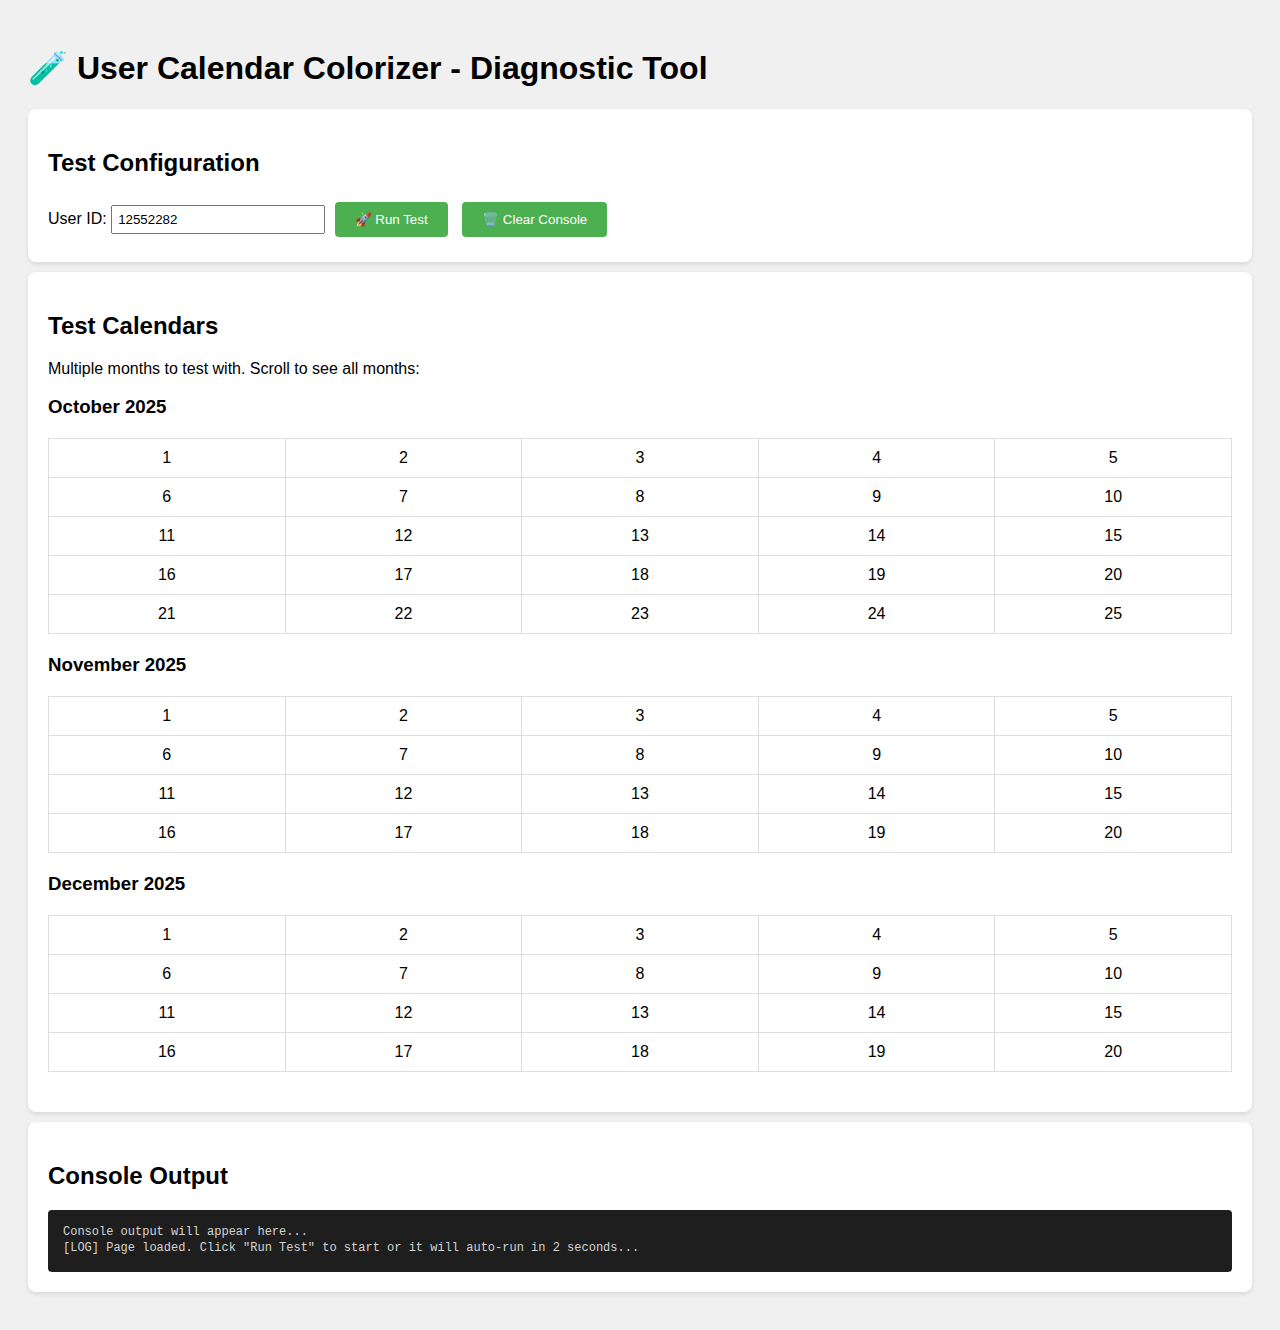
<file: test_colorizer.html>
<!DOCTYPE html>
<html lang="en">
<head>
    <meta charset="UTF-8">
    <meta name="viewport" content="width=device-width, initial-scale=1.0">
    <title>Calendar Colorizer Test</title>
    <style>
        body {
            font-family: Arial, sans-serif;
            padding: 20px;
            background: #f0f0f0;
        }
        .test-section {
            background: white;
            padding: 20px;
            margin: 10px 0;
            border-radius: 8px;
            box-shadow: 0 2px 4px rgba(0,0,0,0.1);
        }
        table {
            width: 100%;
            border-collapse: collapse;
            margin: 20px 0;
        }
        td {
            border: 1px solid #ddd;
            padding: 10px;
            text-align: center;
        }
        .console-output {
            background: #1e1e1e;
            color: #d4d4d4;
            padding: 15px;
            border-radius: 4px;
            font-family: 'Courier New', monospace;
            font-size: 12px;
            max-height: 400px;
            overflow-y: auto;
            margin-top: 10px;
        }
        button {
            padding: 10px 20px;
            margin: 5px;
            cursor: pointer;
            background: #4CAF50;
            color: white;
            border: none;
            border-radius: 4px;
        }
        button:hover {
            background: #45a049;
        }
        .status {
            padding: 10px;
            margin: 10px 0;
            border-radius: 4px;
        }
        .status.success { background: #d4edda; color: #155724; }
        .status.error { background: #f8d7da; color: #721c24; }
        .status.warning { background: #fff3cd; color: #856404; }
    </style>
</head>
<body>
    <h1>🧪 User Calendar Colorizer - Diagnostic Tool</h1>
    
    <div class="test-section">
        <h2>Test Configuration</h2>
        <label>User ID: <input type="text" id="userIdInput" value="12552282" style="padding: 5px; width: 200px;"></label>
        <button onclick="runTest()">🚀 Run Test</button>
        <button onclick="clearConsole()">🗑️ Clear Console</button>
        <div id="status"></div>
    </div>

    <div class="test-section">
        <h2>Test Calendars</h2>
        <p>Multiple months to test with. Scroll to see all months:</p>
        
        <h3>October 2025</h3>
        <table>
            <tr>
                <td class="fc-day" data-date="2025-10-01">1</td>
                <td class="fc-day" data-date="2025-10-02">2</td>
                <td class="fc-day" data-date="2025-10-03">3</td>
                <td class="fc-day" data-date="2025-10-04">4</td>
                <td class="fc-day" data-date="2025-10-05">5</td>
            </tr>
            <tr>
                <td class="fc-day" data-date="2025-10-06">6</td>
                <td class="fc-day" data-date="2025-10-07">7</td>
                <td class="fc-day" data-date="2025-10-08">8</td>
                <td class="fc-day" data-date="2025-10-09">9</td>
                <td class="fc-day" data-date="2025-10-10">10</td>
            </tr>
            <tr>
                <td class="fc-day" data-date="2025-10-11">11</td>
                <td class="fc-day" data-date="2025-10-12">12</td>
                <td class="fc-day" data-date="2025-10-13">13</td>
                <td class="fc-day" data-date="2025-10-14">14</td>
                <td class="fc-day" data-date="2025-10-15">15</td>
            </tr>
            <tr>
                <td class="fc-day" data-date="2025-10-16">16</td>
                <td class="fc-day" data-date="2025-10-17">17</td>
                <td class="fc-day" data-date="2025-10-18">18</td>
                <td class="fc-day" data-date="2025-10-19">19</td>
                <td class="fc-day" data-date="2025-10-20">20</td>
            </tr>
            <tr>
                <td class="fc-day" data-date="2025-10-21">21</td>
                <td class="fc-day" data-date="2025-10-22">22</td>
                <td class="fc-day" data-date="2025-10-23">23</td>
                <td class="fc-day" data-date="2025-10-24">24</td>
                <td class="fc-day" data-date="2025-10-25">25</td>
            </tr>
        </table>

        <h3>November 2025</h3>
        <table>
            <tr>
                <td class="fc-day" data-date="2025-11-01">1</td>
                <td class="fc-day" data-date="2025-11-02">2</td>
                <td class="fc-day" data-date="2025-11-03">3</td>
                <td class="fc-day" data-date="2025-11-04">4</td>
                <td class="fc-day" data-date="2025-11-05">5</td>
            </tr>
            <tr>
                <td class="fc-day" data-date="2025-11-06">6</td>
                <td class="fc-day" data-date="2025-11-07">7</td>
                <td class="fc-day" data-date="2025-11-08">8</td>
                <td class="fc-day" data-date="2025-11-09">9</td>
                <td class="fc-day" data-date="2025-11-10">10</td>
            </tr>
            <tr>
                <td class="fc-day" data-date="2025-11-11">11</td>
                <td class="fc-day" data-date="2025-11-12">12</td>
                <td class="fc-day" data-date="2025-11-13">13</td>
                <td class="fc-day" data-date="2025-11-14">14</td>
                <td class="fc-day" data-date="2025-11-15">15</td>
            </tr>
            <tr>
                <td class="fc-day" data-date="2025-11-16">16</td>
                <td class="fc-day" data-date="2025-11-17">17</td>
                <td class="fc-day" data-date="2025-11-18">18</td>
                <td class="fc-day" data-date="2025-11-19">19</td>
                <td class="fc-day" data-date="2025-11-20">20</td>
            </tr>
        </table>

        <h3>December 2025</h3>
        <table>
            <tr>
                <td class="fc-day" data-date="2025-12-01">1</td>
                <td class="fc-day" data-date="2025-12-02">2</td>
                <td class="fc-day" data-date="2025-12-03">3</td>
                <td class="fc-day" data-date="2025-12-04">4</td>
                <td class="fc-day" data-date="2025-12-05">5</td>
            </tr>
            <tr>
                <td class="fc-day" data-date="2025-12-06">6</td>
                <td class="fc-day" data-date="2025-12-07">7</td>
                <td class="fc-day" data-date="2025-12-08">8</td>
                <td class="fc-day" data-date="2025-12-09">9</td>
                <td class="fc-day" data-date="2025-12-10">10</td>
            </tr>
            <tr>
                <td class="fc-day" data-date="2025-12-11">11</td>
                <td class="fc-day" data-date="2025-12-12">12</td>
                <td class="fc-day" data-date="2025-12-13">13</td>
                <td class="fc-day" data-date="2025-12-14">14</td>
                <td class="fc-day" data-date="2025-12-15">15</td>
            </tr>
            <tr>
                <td class="fc-day" data-date="2025-12-16">16</td>
                <td class="fc-day" data-date="2025-12-17">17</td>
                <td class="fc-day" data-date="2025-12-18">18</td>
                <td class="fc-day" data-date="2025-12-19">19</td>
                <td class="fc-day" data-date="2025-12-20">20</td>
            </tr>
        </table>
    </div>

    <div class="test-section">
        <h2>Console Output</h2>
        <div id="consoleOutput" class="console-output">
            Console output will appear here...
        </div>
    </div>

    <script src="user_calendar_colorizer.js"></script>
    <script>
        // Capture console logs
        const consoleDiv = document.getElementById('consoleOutput');
        const statusDiv = document.getElementById('status');
        const originalLog = console.log;
        const originalWarn = console.warn;
        const originalError = console.error;

        function addToConsole(message, type = 'log') {
            const colors = {
                log: '#d4d4d4',
                warn: '#ffa500',
                error: '#ff4444'
            };
            const line = document.createElement('div');
            line.style.color = colors[type];
            line.style.margin = '2px 0';
            line.textContent = `[${type.toUpperCase()}] ${message}`;
            consoleDiv.appendChild(line);
            consoleDiv.scrollTop = consoleDiv.scrollHeight;
        }

        console.log = function(...args) {
            originalLog.apply(console, args);
            addToConsole(args.join(' '), 'log');
        };

        console.warn = function(...args) {
            originalWarn.apply(console, args);
            addToConsole(args.join(' '), 'warn');
        };

        console.error = function(...args) {
            originalError.apply(console, args);
            addToConsole(args.join(' '), 'error');
        };

        function clearConsole() {
            consoleDiv.innerHTML = 'Console cleared...\n';
        }

        async function runTest() {
            clearConsole();
            statusDiv.innerHTML = '';
            
            const userId = document.getElementById('userIdInput').value;
            
            if (!userId) {
                statusDiv.innerHTML = '<div class="status error">❌ Please enter a user ID</div>';
                return;
            }

            statusDiv.innerHTML = '<div class="status warning">⏳ Running test...</div>';
            
            try {
                // Clear any previous colors
                document.querySelectorAll('td.fc-day').forEach(cell => {
                    cell.style.removeProperty('background-color');
                    cell.removeAttribute('data-ma-count');
                    cell.removeAttribute('title');
                });

                console.log('==============================================');
                console.log('STARTING CALENDAR COLORIZER TEST');
                console.log('==============================================');
                
                await initUserCalendarColorizer(userId);
                
                // Check results
                const coloredCells = document.querySelectorAll('td.fc-day[data-ma-count]');
                
                if (coloredCells.length > 0) {
                    statusDiv.innerHTML = `<div class="status success">✅ Success! Colored ${coloredCells.length} calendar cells. Check the calendar above and console output below.</div>`;
                } else {
                    statusDiv.innerHTML = '<div class="status warning">⚠️ Test completed but no cells were colored. Check console output for details.</div>';
                }
                
            } catch (error) {
                console.error('Test failed:', error);
                statusDiv.innerHTML = `<div class="status error">❌ Test failed: ${error.message}</div>`;
            }
        }

        // Run test automatically on load
        window.addEventListener('load', () => {
            setTimeout(() => {
                console.log('Page loaded. Click "Run Test" to start or it will auto-run in 2 seconds...');
                setTimeout(runTest, 2000);
            }, 100);
        });
    </script>
</body>
</html>
</file>
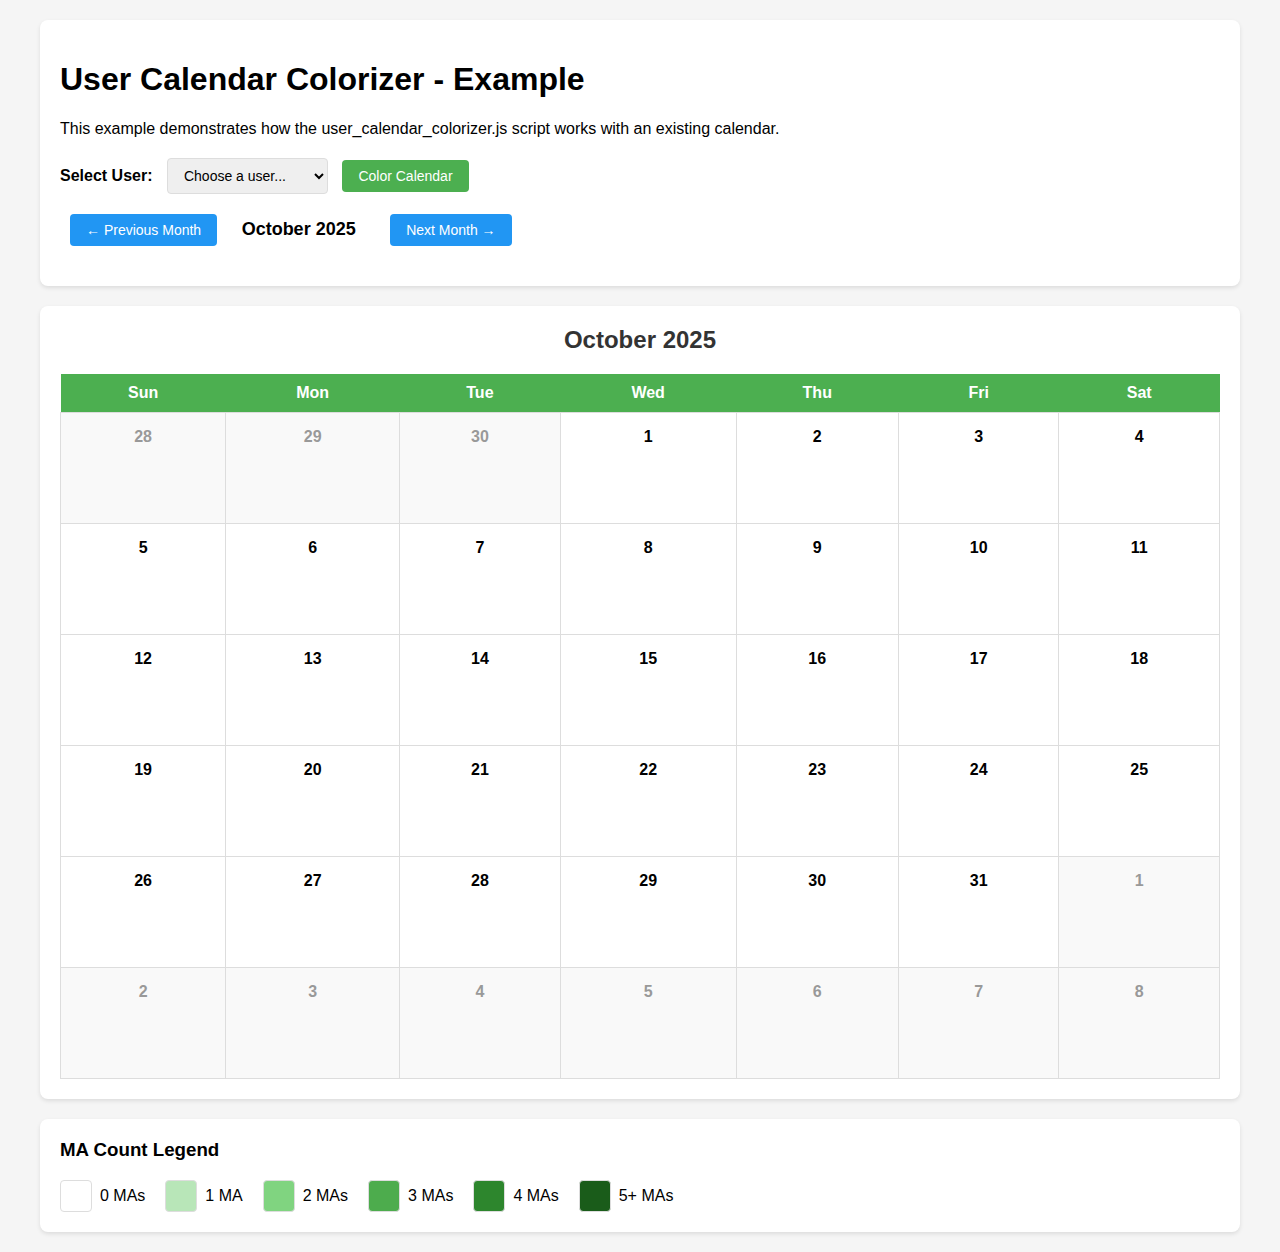
<file: user_calendar_example.html>
<!DOCTYPE html>
<html lang="en">
<head>
    <meta charset="UTF-8">
    <meta name="viewport" content="width=device-width, initial-scale=1.0">
    <title>User Calendar Colorizer - Example</title>
    <style>
        body {
            font-family: Arial, sans-serif;
            max-width: 1200px;
            margin: 0 auto;
            padding: 20px;
            background-color: #f5f5f5;
        }
        
        .header {
            background: white;
            padding: 20px;
            border-radius: 8px;
            margin-bottom: 20px;
            box-shadow: 0 2px 4px rgba(0,0,0,0.1);
        }
        
        .user-selector {
            margin: 20px 0;
        }
        
        .user-selector label {
            font-weight: bold;
            margin-right: 10px;
        }
        
        .user-selector select {
            padding: 8px 12px;
            font-size: 14px;
            border: 1px solid #ddd;
            border-radius: 4px;
        }
        
        .user-selector button {
            padding: 8px 16px;
            margin-left: 10px;
            background: #4CAF50;
            color: white;
            border: none;
            border-radius: 4px;
            cursor: pointer;
            font-size: 14px;
        }
        
        .user-selector button:hover {
            background: #45a049;
        }
        
        #prevMonth, #nextMonth {
            background: #2196F3;
        }
        
        #prevMonth:hover, #nextMonth:hover {
            background: #0b7dda;
        }
        
        #currentMonthDisplay {
            margin: 0 20px;
            font-weight: bold;
            font-size: 18px;
        }
        
        /* Mock calendar styles */
        .calendar-container {
            background: white;
            padding: 20px;
            border-radius: 8px;
            box-shadow: 0 2px 4px rgba(0,0,0,0.1);
        }
        
        .calendar-header {
            text-align: center;
            margin-bottom: 20px;
        }
        
        .navigation_title_text {
            font-size: 24px;
            font-weight: bold;
            color: #333;
        }
        
        .calendar {
            width: 100%;
            border-collapse: collapse;
        }
        
        .calendar th {
            background-color: #4CAF50;
            color: white;
            padding: 10px;
            text-align: center;
        }
        
        .calendar td {
            border: 1px solid #ddd;
            padding: 15px;
            text-align: center;
            height: 80px;
            vertical-align: top;
            background-color: white;
            cursor: pointer;
        }
        
        .calendar td:hover {
            background-color: #f0f0f0;
        }
        
        .calendar td.other-month {
            background-color: #f9f9f9;
            color: #999;
        }
        
        .day-number {
            font-weight: bold;
            font-size: 16px;
            margin-bottom: 5px;
        }
        
        .legend {
            background: white;
            padding: 20px;
            border-radius: 8px;
            margin-top: 20px;
            box-shadow: 0 2px 4px rgba(0,0,0,0.1);
        }
        
        .legend h3 {
            margin-top: 0;
        }
        
        .legend-items {
            display: flex;
            gap: 20px;
            flex-wrap: wrap;
        }
        
        .legend-item {
            display: flex;
            align-items: center;
            gap: 8px;
        }
        
        .legend-color {
            width: 30px;
            height: 30px;
            border: 1px solid #ddd;
            border-radius: 4px;
        }
        
        .legend-color.level-0 { background-color: white; }
        .legend-color.level-1 { background-color: #b8e6b8; }
        .legend-color.level-2 { background-color: #80d480; }
        .legend-color.level-3 { background-color: #4dac4d; }
        .legend-color.level-4 { background-color: #2d862d; }
        .legend-color.level-5 { background-color: #1a5c1a; }
    </style>
</head>
<body>
    <div class="header">
        <h1>User Calendar Colorizer - Example</h1>
        <p>This example demonstrates how the user_calendar_colorizer.js script works with an existing calendar.</p>
        
        <div class="user-selector">
            <label for="userSelect">Select User:</label>
            <select id="userSelect">
                <option value="">Choose a user...</option>
                <option value="12552282">Student 12552282</option>
                <option value="12552287">Student 12552287</option>
                <option value="10060334">Student 10060334</option>
                <option value="12552289">Student 12552289</option>
                <option value="10060343">Student 10060343</option>
            </select>
            <button id="colorizeBtn">Color Calendar</button>
        </div>
        
        <div class="user-selector">
            <button id="prevMonth">← Previous Month</button>
            <span id="currentMonthDisplay">October 2025</span>
            <button id="nextMonth">Next Month →</button>
        </div>
    </div>

    <div class="calendar-container">
        <div class="calendar-header">
            <span class="navigation_title_text">October 2025</span>
        </div>
        
        <table class="calendar">
            <thead>
                <tr>
                    <th>Sun</th>
                    <th>Mon</th>
                    <th>Tue</th>
                    <th>Wed</th>
                    <th>Thu</th>
                    <th>Fri</th>
                    <th>Sat</th>
                </tr>
            </thead>
            <tbody id="calendarBody">
                <!-- Calendar will be generated by JavaScript -->
            </tbody>
        </table>
    </div>

    <div class="legend">
        <h3>MA Count Legend</h3>
        <div class="legend-items">
            <div class="legend-item">
                <span class="legend-color level-0"></span>
                <span>0 MAs</span>
            </div>
            <div class="legend-item">
                <span class="legend-color level-1"></span>
                <span>1 MA</span>
            </div>
            <div class="legend-item">
                <span class="legend-color level-2"></span>
                <span>2 MAs</span>
            </div>
            <div class="legend-item">
                <span class="legend-color level-3"></span>
                <span>3 MAs</span>
            </div>
            <div class="legend-item">
                <span class="legend-color level-4"></span>
                <span>4 MAs</span>
            </div>
            <div class="legend-item">
                <span class="legend-color level-5"></span>
                <span>5+ MAs</span>
            </div>
        </div>
    </div>

    <!-- Include the colorizer script -->
    <script src="user_calendar_colorizer.js"></script>
    
    <!-- Demo-specific script -->
    <script>
        // Calendar state
        let currentMonth = 9; // October (0-indexed)
        let currentYear = 2025;
        let currentUserId = null;

        // Month names
        const monthNames = [
            'January', 'February', 'March', 'April', 'May', 'June',
            'July', 'August', 'September', 'October', 'November', 'December'
        ];

        // Render calendar for current month
        function renderCalendar() {
            const calendarBody = document.getElementById('calendarBody');
            const monthDisplay = document.querySelector('.navigation_title_text');
            const currentMonthDisplay = document.getElementById('currentMonthDisplay');
            
            // Update month display
            const monthText = `${monthNames[currentMonth]} ${currentYear}`;
            monthDisplay.textContent = monthText;
            currentMonthDisplay.textContent = monthText;
            
            // Clear calendar
            calendarBody.innerHTML = '';
            
            // Get first day of month and number of days
            const firstDay = new Date(currentYear, currentMonth, 1);
            const lastDay = new Date(currentYear, currentMonth + 1, 0);
            const daysInMonth = lastDay.getDate();
            const startingDayOfWeek = firstDay.getDay();
            
            // Get previous month's last days
            const prevMonthLastDay = new Date(currentYear, currentMonth, 0).getDate();
            
            let html = '';
            let dayCounter = 1;
            let nextMonthDay = 1;
            
            // Create 6 weeks (max needed for any month)
            for (let week = 0; week < 6; week++) {
                html += '<tr>';
                
                for (let day = 0; day < 7; day++) {
                    const cellIndex = week * 7 + day;
                    
                    if (cellIndex < startingDayOfWeek) {
                        // Previous month days
                        const prevDay = prevMonthLastDay - startingDayOfWeek + cellIndex + 1;
                        const prevMonth = currentMonth === 0 ? 11 : currentMonth - 1;
                        const prevYear = currentMonth === 0 ? currentYear - 1 : currentYear;
                        const dateStr = `${prevYear}-${String(prevMonth + 1).padStart(2, '0')}-${String(prevDay).padStart(2, '0')}`;
                        html += `<td class="fc-day other-month" data-date="${dateStr}"><div class="day-number">${prevDay}</div></td>`;
                    } else if (dayCounter <= daysInMonth) {
                        // Current month days
                        const dateStr = `${currentYear}-${String(currentMonth + 1).padStart(2, '0')}-${String(dayCounter).padStart(2, '0')}`;
                        const isToday = (currentYear === new Date().getFullYear() && 
                                       currentMonth === new Date().getMonth() && 
                                       dayCounter === new Date().getDate());
                        html += `<td class="fc-day${isToday ? ' today' : ''}" data-date="${dateStr}"><div class="day-number">${dayCounter}</div></td>`;
                        dayCounter++;
                    } else {
                        // Next month days
                        const nextMonth = currentMonth === 11 ? 0 : currentMonth + 1;
                        const nextYear = currentMonth === 11 ? currentYear + 1 : currentYear;
                        const dateStr = `${nextYear}-${String(nextMonth + 1).padStart(2, '0')}-${String(nextMonthDay).padStart(2, '0')}`;
                        html += `<td class="fc-day other-month" data-date="${dateStr}"><div class="day-number">${nextMonthDay}</div></td>`;
                        nextMonthDay++;
                    }
                }
                
                html += '</tr>';
                
                // Stop if we've filled all days and next week would be all next month
                if (dayCounter > daysInMonth && nextMonthDay > 7) break;
            }
            
            calendarBody.innerHTML = html;
            
            // Re-apply colors if user is selected
            if (currentUserId && window.userCalendarColorizer) {
                window.userCalendarColorizer.refresh();
            }
        }

        // Handle manual user selection
        document.getElementById('colorizeBtn').addEventListener('click', async () => {
            const userId = document.getElementById('userSelect').value;
            
            if (!userId) {
                alert('Please select a user first');
                return;
            }
            
            currentUserId = userId;
            
            // Clear any existing colors first
            document.querySelectorAll('td.fc-day').forEach(cell => {
                cell.style.removeProperty('background-color');
                cell.removeAttribute('data-ma-count');
                cell.removeAttribute('title');
            });
            
            // Initialize colorizer for selected user
            await initUserCalendarColorizer(userId);
        });

        // Month navigation
        document.getElementById('prevMonth').addEventListener('click', () => {
            currentMonth--;
            if (currentMonth < 0) {
                currentMonth = 11;
                currentYear--;
            }
            renderCalendar();
        });

        document.getElementById('nextMonth').addEventListener('click', () => {
            currentMonth++;
            if (currentMonth > 11) {
                currentMonth = 0;
                currentYear++;
            }
            renderCalendar();
        });

        // Initial render
        renderCalendar();
    </script>
</body>
</html>
</file>
